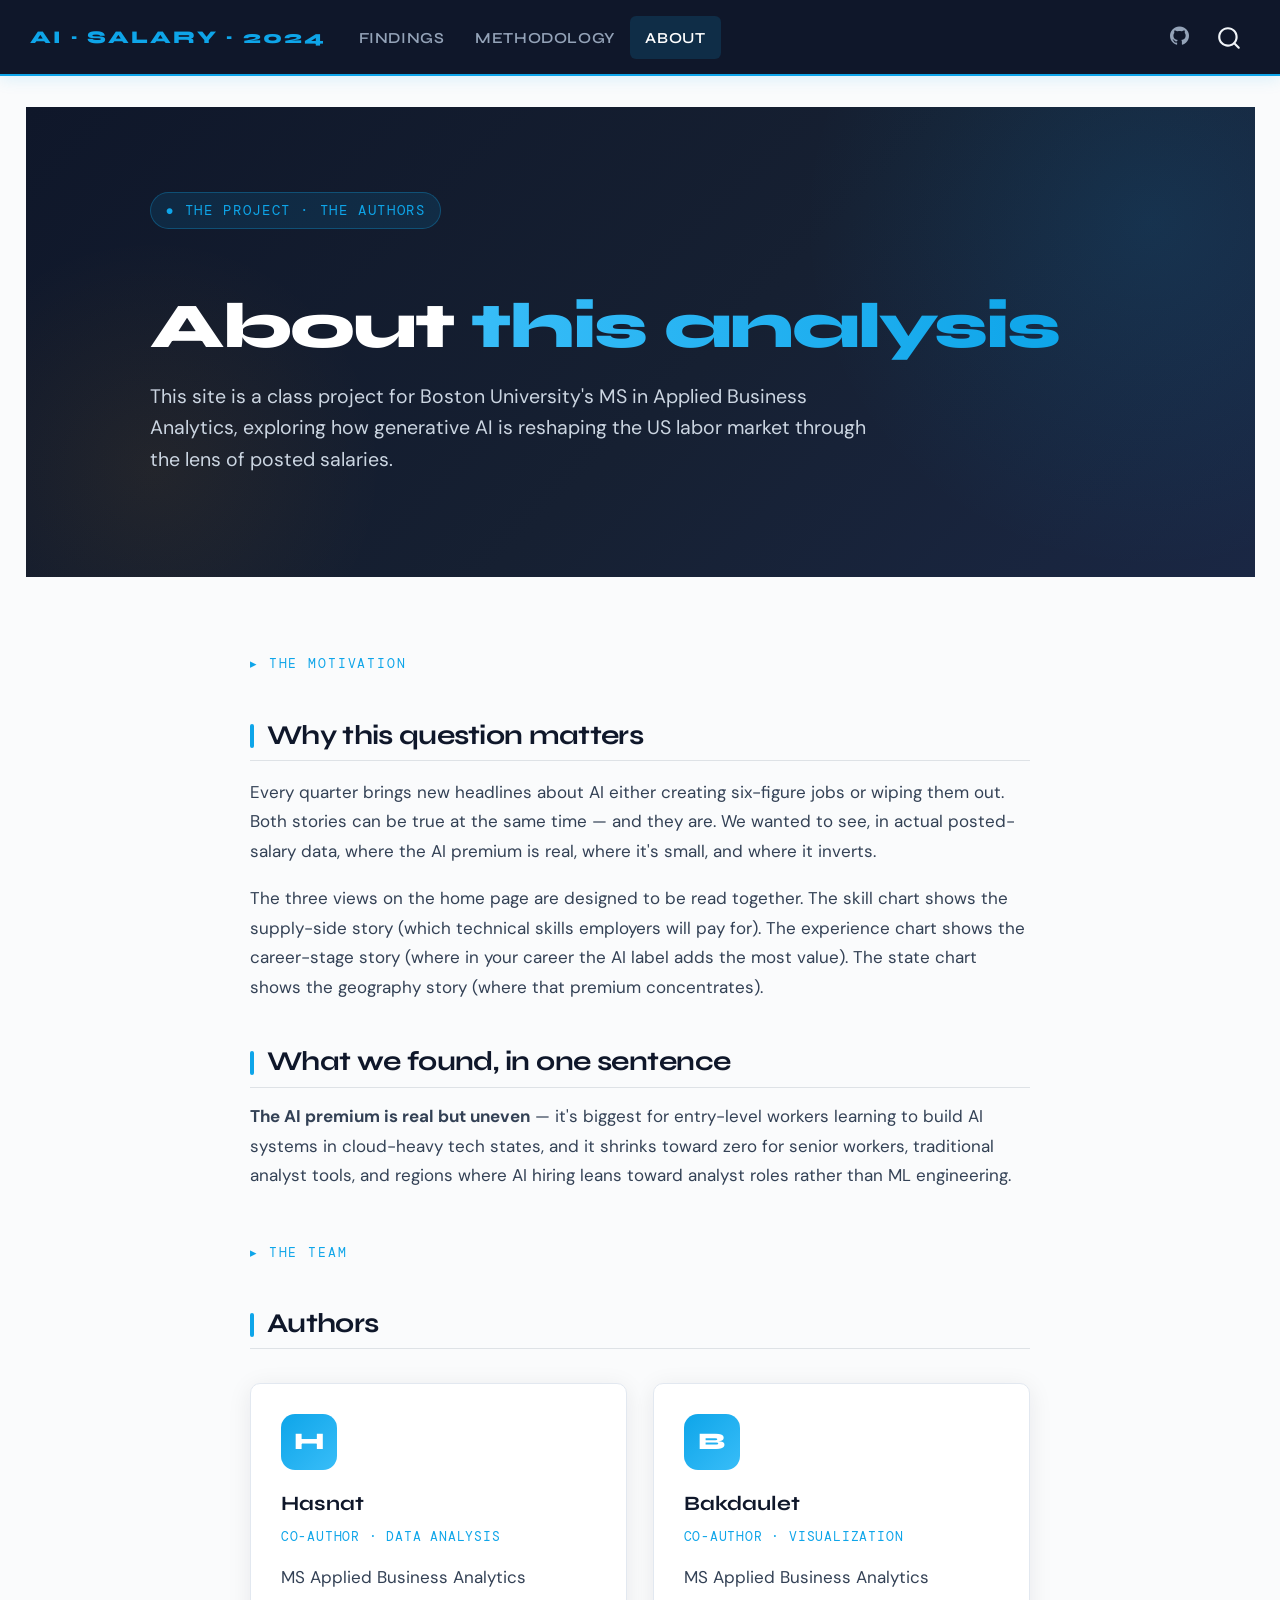
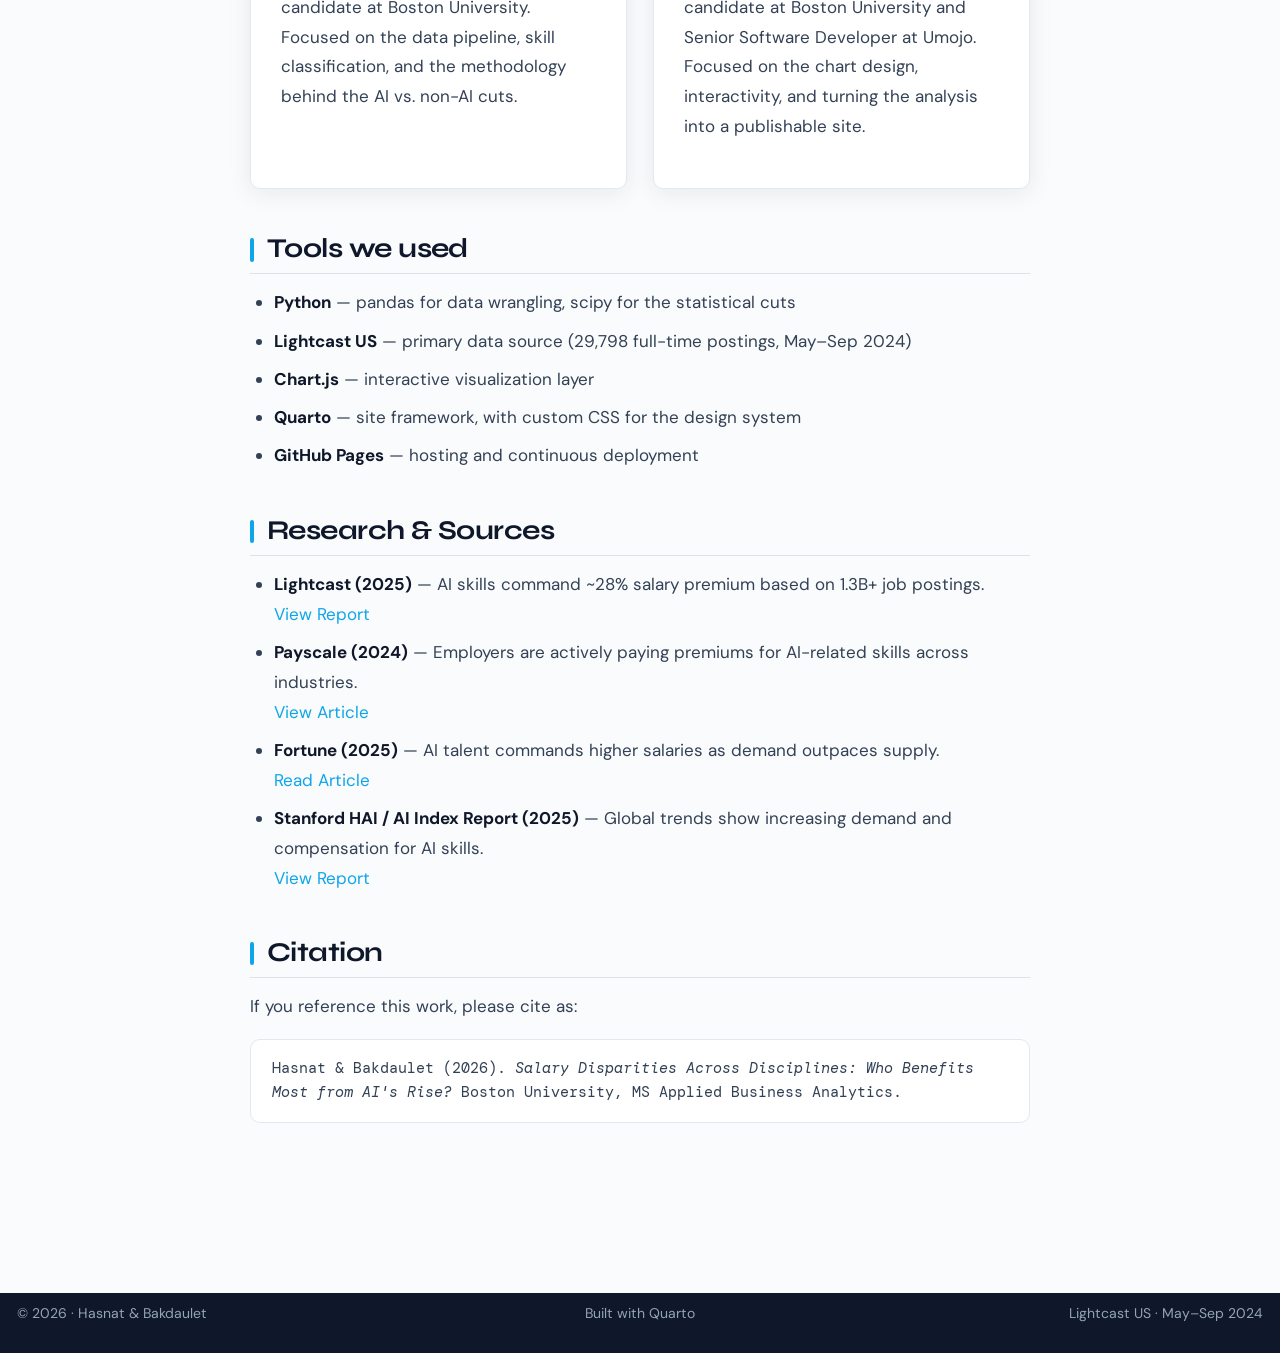
<file: docs/about.html>
<!DOCTYPE html>
<html xmlns="http://www.w3.org/1999/xhtml" lang="en" xml:lang="en"><head>

<meta charset="utf-8">
<meta name="generator" content="quarto-1.8.27">

<meta name="viewport" content="width=device-width, initial-scale=1.0, user-scalable=yes">


<title>About – AI Salary Disparities</title>
<style>
code{white-space: pre-wrap;}
span.smallcaps{font-variant: small-caps;}
div.columns{display: flex; gap: min(4vw, 1.5em);}
div.column{flex: auto; overflow-x: auto;}
div.hanging-indent{margin-left: 1.5em; text-indent: -1.5em;}
ul.task-list{list-style: none;}
ul.task-list li input[type="checkbox"] {
  width: 0.8em;
  margin: 0 0.8em 0.2em -1em; /* quarto-specific, see https://github.com/quarto-dev/quarto-cli/issues/4556 */ 
  vertical-align: middle;
}
</style>


<script src="site_libs/quarto-nav/quarto-nav.js"></script>
<script src="site_libs/quarto-nav/headroom.min.js"></script>
<script src="site_libs/clipboard/clipboard.min.js"></script>
<script src="site_libs/quarto-search/autocomplete.umd.js"></script>
<script src="site_libs/quarto-search/fuse.min.js"></script>
<script src="site_libs/quarto-search/quarto-search.js"></script>
<meta name="quarto:offset" content="./">
<link href="./images/favicon.png" rel="icon" type="image/png">
<script src="site_libs/quarto-html/quarto.js" type="module"></script>
<script src="site_libs/quarto-html/tabsets/tabsets.js" type="module"></script>
<script src="site_libs/quarto-html/axe/axe-check.js" type="module"></script>
<script src="site_libs/quarto-html/popper.min.js"></script>
<script src="site_libs/quarto-html/tippy.umd.min.js"></script>
<script src="site_libs/quarto-html/anchor.min.js"></script>
<link href="site_libs/quarto-html/tippy.css" rel="stylesheet">
<link href="site_libs/quarto-html/quarto-syntax-highlighting-ed96de9b727972fe78a7b5d16c58bf87.css" rel="stylesheet" id="quarto-text-highlighting-styles">
<script src="site_libs/bootstrap/bootstrap.min.js"></script>
<link href="site_libs/bootstrap/bootstrap-icons.css" rel="stylesheet">
<link href="site_libs/bootstrap/bootstrap-c4a0ec27df06d107f209e312098e7b75.min.css" rel="stylesheet" append-hash="true" id="quarto-bootstrap" data-mode="light">
<script id="quarto-search-options" type="application/json">{
  "location": "navbar",
  "copy-button": false,
  "collapse-after": 3,
  "panel-placement": "end",
  "type": "overlay",
  "limit": 50,
  "keyboard-shortcut": [
    "f",
    "/",
    "s"
  ],
  "show-item-context": false,
  "language": {
    "search-no-results-text": "No results",
    "search-matching-documents-text": "matching documents",
    "search-copy-link-title": "Copy link to search",
    "search-hide-matches-text": "Hide additional matches",
    "search-more-match-text": "more match in this document",
    "search-more-matches-text": "more matches in this document",
    "search-clear-button-title": "Clear",
    "search-text-placeholder": "",
    "search-detached-cancel-button-title": "Cancel",
    "search-submit-button-title": "Submit",
    "search-label": "Search"
  }
}</script>
<style>html{ scroll-behavior: smooth; }</style>


<link rel="stylesheet" href="styles.css">
</head>

<body class="nav-fixed quarto-light">

<div id="quarto-search-results"></div>
  <header id="quarto-header" class="headroom fixed-top">
    <nav class="navbar navbar-expand-lg " data-bs-theme="dark">
      <div class="navbar-container container-fluid">
      <div class="navbar-brand-container mx-auto">
    <a class="navbar-brand" href="./index.html">
    <span class="navbar-title">AI · SALARY · 2024</span>
    </a>
  </div>
            <div id="quarto-search" class="" title="Search"></div>
          <button class="navbar-toggler" type="button" data-bs-toggle="collapse" data-bs-target="#navbarCollapse" aria-controls="navbarCollapse" role="menu" aria-expanded="false" aria-label="Toggle navigation" onclick="if (window.quartoToggleHeadroom) { window.quartoToggleHeadroom(); }">
  <span class="navbar-toggler-icon"></span>
</button>
          <div class="collapse navbar-collapse" id="navbarCollapse">
            <ul class="navbar-nav navbar-nav-scroll me-auto">
  <li class="nav-item">
    <a class="nav-link" href="./index.html"> 
<span class="menu-text">Findings</span></a>
  </li>  
  <li class="nav-item">
    <a class="nav-link" href="./methodology.html"> 
<span class="menu-text">Methodology</span></a>
  </li>  
  <li class="nav-item">
    <a class="nav-link active" href="./about.html" aria-current="page"> 
<span class="menu-text">About</span></a>
  </li>  
</ul>
            <ul class="navbar-nav navbar-nav-scroll ms-auto">
  <li class="nav-item compact">
    <a class="nav-link" href="https://github.com/"> <i class="bi bi-github" role="img" aria-label="GitHub">
</i> 
<span class="menu-text"></span></a>
  </li>  
</ul>
          </div> <!-- /navcollapse -->
            <div class="quarto-navbar-tools">
</div>
      </div> <!-- /container-fluid -->
    </nav>
</header>
<!-- content -->
<div id="quarto-content" class="quarto-container page-columns page-rows-contents page-layout-full page-navbar">
<!-- sidebar -->
<!-- margin-sidebar -->
    
<!-- main -->
<main class="content column-page" id="quarto-document-content">

<header id="title-block-header" class="quarto-title-block default">
<div class="quarto-title">
<h1 class="title">About</h1>
</div>



<div class="quarto-title-meta column-page">

    
  
    
  </div>
  


</header>


<!-- HERO -->
<div class="hero" style="padding:5rem 2rem 4rem;">
  <div class="hero-inner">
    <div class="hero-eyebrow">● The Project · The Authors</div>
    <h1>About <span>this analysis</span></h1>
    <p class="hero-sub">
      This site is a class project for Boston University's MS in Applied Business Analytics, exploring how
      generative AI is reshaping the US labor market through the lens of posted salaries.
    </p>
  </div>
</div>

<div class="section">
  <div class="content-block">

    <div class="section-eyebrow">▸ The motivation</div>
    <h2 class="section-title anchored" style="margin-bottom:1rem;">Why this question matters</h2>
    <p>
      Every quarter brings new headlines about AI either creating six-figure jobs or wiping them out. Both stories
      can be true at the same time — and they are. We wanted to see, in actual posted-salary data, where the AI
      premium is real, where it's small, and where it inverts.
    </p>
    <p>
      The three views on the home page are designed to be read together. The skill chart shows the supply-side
      story (which technical skills employers will pay for). The experience chart shows the career-stage story
      (where in your career the AI label adds the most value). The state chart shows the geography story (where
      that premium concentrates).
    </p>

    <h2 class="anchored">What we found, in one sentence</h2>
    <p>
      <strong>The AI premium is real but uneven</strong> — it's biggest for entry-level workers learning to build
      AI systems in cloud-heavy tech states, and it shrinks toward zero for senior workers, traditional analyst
      tools, and regions where AI hiring leans toward analyst roles rather than ML engineering.
    </p>

    <div class="section-eyebrow" style="margin-top:3rem;">▸ The team</div>
    <h2 class="section-title anchored" style="margin-bottom:1rem;">Authors</h2>

    <div class="author-grid">

      <div class="author-card">
        <div class="author-avatar">H</div>
        <div class="author-name">Hasnat</div>
        <div class="author-role">CO-AUTHOR · DATA ANALYSIS</div>
        <p class="author-bio">
          MS Applied Business Analytics candidate at Boston University. Focused on the data pipeline,
          skill classification, and the methodology behind the AI vs. non-AI cuts.
        </p>
      </div>

      <div class="author-card">
        <div class="author-avatar">B</div>
        <div class="author-name">Bakdaulet</div>
        <div class="author-role">CO-AUTHOR · VISUALIZATION</div>
        <p class="author-bio">
          MS Applied Business Analytics candidate at Boston University and Senior Software Developer at Umojo.
          Focused on the chart design, interactivity, and turning the analysis into a publishable site.
        </p>
      </div>

    </div>

    <h2 class="anchored">Tools we used</h2>
    <ul>
      <li><strong>Python</strong> — pandas for data wrangling, scipy for the statistical cuts</li>
      <li><strong>Lightcast US</strong> — primary data source (29,798 full-time postings, May–Sep 2024)</li>
      <li><strong>Chart.js</strong> — interactive visualization layer</li>
      <li><strong>Quarto</strong> — site framework, with custom CSS for the design system</li>
      <li><strong>GitHub Pages</strong> — hosting and continuous deployment</li>
    </ul>
    <h2 class="anchored">Research &amp; Sources</h2>
    <ul>
      <li>
        <strong>Lightcast (2025)</strong> — 
        AI skills command ~28% salary premium based on 1.3B+ job postings.
        <br>
        <a href="https://www.prnewswire.com/news-releases/new-lightcast-report-ai-skills-command-28-salary-premium-as-demand-shifts-beyond-tech-industry-302511141.html" target="_blank">
          View Report
        </a>
      </li>

      <li>
        <strong>Payscale (2024)</strong> — 
        Employers are actively paying premiums for AI-related skills across industries.
        <br>
        <a href="https://www.payscale.com/compensation-trends/ai-skills-are-in-demand-and-employers-are-paying-big-bucks-for-them" target="_blank">
          View Article
        </a>
      </li>

      <li>
        <strong>Fortune (2025)</strong> — 
        AI talent commands higher salaries as demand outpaces supply.
        <br>
        <a href="https://fortune.com/2025/08/11/ai-talent-salary-premium/" target="_blank">
          Read Article
        </a>
      </li>

      <li>
        <strong>Stanford HAI / AI Index Report (2025)</strong> — 
        Global trends show increasing demand and compensation for AI skills.
        <br>
        <a href="https://aiindex.stanford.edu/report/" target="_blank">
          View Report
        </a>
      </li>
    </ul>

    <h2 class="anchored">Citation</h2>
    <p>
      If you reference this work, please cite as:
    </p>
    <p style="background:#fff; border:1.5px solid var(--border); border-radius:10px; padding:1rem 1.25rem; font-family:'DM Mono',monospace; font-size:.88rem; color:var(--navy-3); line-height:1.6;">
      Hasnat &amp; Bakdaulet (2026). <em>Salary Disparities Across Disciplines: Who Benefits Most from AI's Rise?</em>
      Boston University, MS Applied Business Analytics.
    </p>

  </div>
</div>



</main> <!-- /main -->
<script id="quarto-html-after-body" type="application/javascript">
  window.document.addEventListener("DOMContentLoaded", function (event) {
    const icon = "";
    const anchorJS = new window.AnchorJS();
    anchorJS.options = {
      placement: 'right',
      icon: icon
    };
    anchorJS.add('.anchored');
    const isCodeAnnotation = (el) => {
      for (const clz of el.classList) {
        if (clz.startsWith('code-annotation-')) {                     
          return true;
        }
      }
      return false;
    }
    const onCopySuccess = function(e) {
      // button target
      const button = e.trigger;
      // don't keep focus
      button.blur();
      // flash "checked"
      button.classList.add('code-copy-button-checked');
      var currentTitle = button.getAttribute("title");
      button.setAttribute("title", "Copied!");
      let tooltip;
      if (window.bootstrap) {
        button.setAttribute("data-bs-toggle", "tooltip");
        button.setAttribute("data-bs-placement", "left");
        button.setAttribute("data-bs-title", "Copied!");
        tooltip = new bootstrap.Tooltip(button, 
          { trigger: "manual", 
            customClass: "code-copy-button-tooltip",
            offset: [0, -8]});
        tooltip.show();    
      }
      setTimeout(function() {
        if (tooltip) {
          tooltip.hide();
          button.removeAttribute("data-bs-title");
          button.removeAttribute("data-bs-toggle");
          button.removeAttribute("data-bs-placement");
        }
        button.setAttribute("title", currentTitle);
        button.classList.remove('code-copy-button-checked');
      }, 1000);
      // clear code selection
      e.clearSelection();
    }
    const getTextToCopy = function(trigger) {
      const outerScaffold = trigger.parentElement.cloneNode(true);
      const codeEl = outerScaffold.querySelector('code');
      for (const childEl of codeEl.children) {
        if (isCodeAnnotation(childEl)) {
          childEl.remove();
        }
      }
      return codeEl.innerText;
    }
    const clipboard = new window.ClipboardJS('.code-copy-button:not([data-in-quarto-modal])', {
      text: getTextToCopy
    });
    clipboard.on('success', onCopySuccess);
    if (window.document.getElementById('quarto-embedded-source-code-modal')) {
      const clipboardModal = new window.ClipboardJS('.code-copy-button[data-in-quarto-modal]', {
        text: getTextToCopy,
        container: window.document.getElementById('quarto-embedded-source-code-modal')
      });
      clipboardModal.on('success', onCopySuccess);
    }
      var localhostRegex = new RegExp(/^(?:http|https):\/\/localhost\:?[0-9]*\//);
      var mailtoRegex = new RegExp(/^mailto:/);
        var filterRegex = new RegExp('/' + window.location.host + '/');
      var isInternal = (href) => {
          return filterRegex.test(href) || localhostRegex.test(href) || mailtoRegex.test(href);
      }
      // Inspect non-navigation links and adorn them if external
     var links = window.document.querySelectorAll('a[href]:not(.nav-link):not(.navbar-brand):not(.toc-action):not(.sidebar-link):not(.sidebar-item-toggle):not(.pagination-link):not(.no-external):not([aria-hidden]):not(.dropdown-item):not(.quarto-navigation-tool):not(.about-link)');
      for (var i=0; i<links.length; i++) {
        const link = links[i];
        if (!isInternal(link.href)) {
          // undo the damage that might have been done by quarto-nav.js in the case of
          // links that we want to consider external
          if (link.dataset.originalHref !== undefined) {
            link.href = link.dataset.originalHref;
          }
            // target, if specified
            link.setAttribute("target", "_blank");
            if (link.getAttribute("rel") === null) {
              link.setAttribute("rel", "noopener");
            }
        }
      }
    function tippyHover(el, contentFn, onTriggerFn, onUntriggerFn) {
      const config = {
        allowHTML: true,
        maxWidth: 500,
        delay: 100,
        arrow: false,
        appendTo: function(el) {
            return el.parentElement;
        },
        interactive: true,
        interactiveBorder: 10,
        theme: 'quarto',
        placement: 'bottom-start',
      };
      if (contentFn) {
        config.content = contentFn;
      }
      if (onTriggerFn) {
        config.onTrigger = onTriggerFn;
      }
      if (onUntriggerFn) {
        config.onUntrigger = onUntriggerFn;
      }
      window.tippy(el, config); 
    }
    const noterefs = window.document.querySelectorAll('a[role="doc-noteref"]');
    for (var i=0; i<noterefs.length; i++) {
      const ref = noterefs[i];
      tippyHover(ref, function() {
        // use id or data attribute instead here
        let href = ref.getAttribute('data-footnote-href') || ref.getAttribute('href');
        try { href = new URL(href).hash; } catch {}
        const id = href.replace(/^#\/?/, "");
        const note = window.document.getElementById(id);
        if (note) {
          return note.innerHTML;
        } else {
          return "";
        }
      });
    }
    const xrefs = window.document.querySelectorAll('a.quarto-xref');
    const processXRef = (id, note) => {
      // Strip column container classes
      const stripColumnClz = (el) => {
        el.classList.remove("page-full", "page-columns");
        if (el.children) {
          for (const child of el.children) {
            stripColumnClz(child);
          }
        }
      }
      stripColumnClz(note)
      if (id === null || id.startsWith('sec-')) {
        // Special case sections, only their first couple elements
        const container = document.createElement("div");
        if (note.children && note.children.length > 2) {
          container.appendChild(note.children[0].cloneNode(true));
          for (let i = 1; i < note.children.length; i++) {
            const child = note.children[i];
            if (child.tagName === "P" && child.innerText === "") {
              continue;
            } else {
              container.appendChild(child.cloneNode(true));
              break;
            }
          }
          if (window.Quarto?.typesetMath) {
            window.Quarto.typesetMath(container);
          }
          return container.innerHTML
        } else {
          if (window.Quarto?.typesetMath) {
            window.Quarto.typesetMath(note);
          }
          return note.innerHTML;
        }
      } else {
        // Remove any anchor links if they are present
        const anchorLink = note.querySelector('a.anchorjs-link');
        if (anchorLink) {
          anchorLink.remove();
        }
        if (window.Quarto?.typesetMath) {
          window.Quarto.typesetMath(note);
        }
        if (note.classList.contains("callout")) {
          return note.outerHTML;
        } else {
          return note.innerHTML;
        }
      }
    }
    for (var i=0; i<xrefs.length; i++) {
      const xref = xrefs[i];
      tippyHover(xref, undefined, function(instance) {
        instance.disable();
        let url = xref.getAttribute('href');
        let hash = undefined; 
        if (url.startsWith('#')) {
          hash = url;
        } else {
          try { hash = new URL(url).hash; } catch {}
        }
        if (hash) {
          const id = hash.replace(/^#\/?/, "");
          const note = window.document.getElementById(id);
          if (note !== null) {
            try {
              const html = processXRef(id, note.cloneNode(true));
              instance.setContent(html);
            } finally {
              instance.enable();
              instance.show();
            }
          } else {
            // See if we can fetch this
            fetch(url.split('#')[0])
            .then(res => res.text())
            .then(html => {
              const parser = new DOMParser();
              const htmlDoc = parser.parseFromString(html, "text/html");
              const note = htmlDoc.getElementById(id);
              if (note !== null) {
                const html = processXRef(id, note);
                instance.setContent(html);
              } 
            }).finally(() => {
              instance.enable();
              instance.show();
            });
          }
        } else {
          // See if we can fetch a full url (with no hash to target)
          // This is a special case and we should probably do some content thinning / targeting
          fetch(url)
          .then(res => res.text())
          .then(html => {
            const parser = new DOMParser();
            const htmlDoc = parser.parseFromString(html, "text/html");
            const note = htmlDoc.querySelector('main.content');
            if (note !== null) {
              // This should only happen for chapter cross references
              // (since there is no id in the URL)
              // remove the first header
              if (note.children.length > 0 && note.children[0].tagName === "HEADER") {
                note.children[0].remove();
              }
              const html = processXRef(null, note);
              instance.setContent(html);
            } 
          }).finally(() => {
            instance.enable();
            instance.show();
          });
        }
      }, function(instance) {
      });
    }
        let selectedAnnoteEl;
        const selectorForAnnotation = ( cell, annotation) => {
          let cellAttr = 'data-code-cell="' + cell + '"';
          let lineAttr = 'data-code-annotation="' +  annotation + '"';
          const selector = 'span[' + cellAttr + '][' + lineAttr + ']';
          return selector;
        }
        const selectCodeLines = (annoteEl) => {
          const doc = window.document;
          const targetCell = annoteEl.getAttribute("data-target-cell");
          const targetAnnotation = annoteEl.getAttribute("data-target-annotation");
          const annoteSpan = window.document.querySelector(selectorForAnnotation(targetCell, targetAnnotation));
          const lines = annoteSpan.getAttribute("data-code-lines").split(",");
          const lineIds = lines.map((line) => {
            return targetCell + "-" + line;
          })
          let top = null;
          let height = null;
          let parent = null;
          if (lineIds.length > 0) {
              //compute the position of the single el (top and bottom and make a div)
              const el = window.document.getElementById(lineIds[0]);
              top = el.offsetTop;
              height = el.offsetHeight;
              parent = el.parentElement.parentElement;
            if (lineIds.length > 1) {
              const lastEl = window.document.getElementById(lineIds[lineIds.length - 1]);
              const bottom = lastEl.offsetTop + lastEl.offsetHeight;
              height = bottom - top;
            }
            if (top !== null && height !== null && parent !== null) {
              // cook up a div (if necessary) and position it 
              let div = window.document.getElementById("code-annotation-line-highlight");
              if (div === null) {
                div = window.document.createElement("div");
                div.setAttribute("id", "code-annotation-line-highlight");
                div.style.position = 'absolute';
                parent.appendChild(div);
              }
              div.style.top = top - 2 + "px";
              div.style.height = height + 4 + "px";
              div.style.left = 0;
              let gutterDiv = window.document.getElementById("code-annotation-line-highlight-gutter");
              if (gutterDiv === null) {
                gutterDiv = window.document.createElement("div");
                gutterDiv.setAttribute("id", "code-annotation-line-highlight-gutter");
                gutterDiv.style.position = 'absolute';
                const codeCell = window.document.getElementById(targetCell);
                const gutter = codeCell.querySelector('.code-annotation-gutter');
                gutter.appendChild(gutterDiv);
              }
              gutterDiv.style.top = top - 2 + "px";
              gutterDiv.style.height = height + 4 + "px";
            }
            selectedAnnoteEl = annoteEl;
          }
        };
        const unselectCodeLines = () => {
          const elementsIds = ["code-annotation-line-highlight", "code-annotation-line-highlight-gutter"];
          elementsIds.forEach((elId) => {
            const div = window.document.getElementById(elId);
            if (div) {
              div.remove();
            }
          });
          selectedAnnoteEl = undefined;
        };
          // Handle positioning of the toggle
      window.addEventListener(
        "resize",
        throttle(() => {
          elRect = undefined;
          if (selectedAnnoteEl) {
            selectCodeLines(selectedAnnoteEl);
          }
        }, 10)
      );
      function throttle(fn, ms) {
      let throttle = false;
      let timer;
        return (...args) => {
          if(!throttle) { // first call gets through
              fn.apply(this, args);
              throttle = true;
          } else { // all the others get throttled
              if(timer) clearTimeout(timer); // cancel #2
              timer = setTimeout(() => {
                fn.apply(this, args);
                timer = throttle = false;
              }, ms);
          }
        };
      }
        // Attach click handler to the DT
        const annoteDls = window.document.querySelectorAll('dt[data-target-cell]');
        for (const annoteDlNode of annoteDls) {
          annoteDlNode.addEventListener('click', (event) => {
            const clickedEl = event.target;
            if (clickedEl !== selectedAnnoteEl) {
              unselectCodeLines();
              const activeEl = window.document.querySelector('dt[data-target-cell].code-annotation-active');
              if (activeEl) {
                activeEl.classList.remove('code-annotation-active');
              }
              selectCodeLines(clickedEl);
              clickedEl.classList.add('code-annotation-active');
            } else {
              // Unselect the line
              unselectCodeLines();
              clickedEl.classList.remove('code-annotation-active');
            }
          });
        }
    const findCites = (el) => {
      const parentEl = el.parentElement;
      if (parentEl) {
        const cites = parentEl.dataset.cites;
        if (cites) {
          return {
            el,
            cites: cites.split(' ')
          };
        } else {
          return findCites(el.parentElement)
        }
      } else {
        return undefined;
      }
    };
    var bibliorefs = window.document.querySelectorAll('a[role="doc-biblioref"]');
    for (var i=0; i<bibliorefs.length; i++) {
      const ref = bibliorefs[i];
      const citeInfo = findCites(ref);
      if (citeInfo) {
        tippyHover(citeInfo.el, function() {
          var popup = window.document.createElement('div');
          citeInfo.cites.forEach(function(cite) {
            var citeDiv = window.document.createElement('div');
            citeDiv.classList.add('hanging-indent');
            citeDiv.classList.add('csl-entry');
            var biblioDiv = window.document.getElementById('ref-' + cite);
            if (biblioDiv) {
              citeDiv.innerHTML = biblioDiv.innerHTML;
            }
            popup.appendChild(citeDiv);
          });
          return popup.innerHTML;
        });
      }
    }
  });
  </script>
</div> <!-- /content -->
<footer class="footer">
  <div class="nav-footer">
    <div class="nav-footer-left">
<p>© 2026 · Hasnat &amp; Bakdaulet</p>
</div>   
    <div class="nav-footer-center">
<p>Built with Quarto</p>
</div>
    <div class="nav-footer-right">
<p>Lightcast US · May–Sep 2024</p>
</div>
  </div>
</footer>




<script src="site_libs/quarto-html/zenscroll-min.js"></script>
</body></html>
</file>
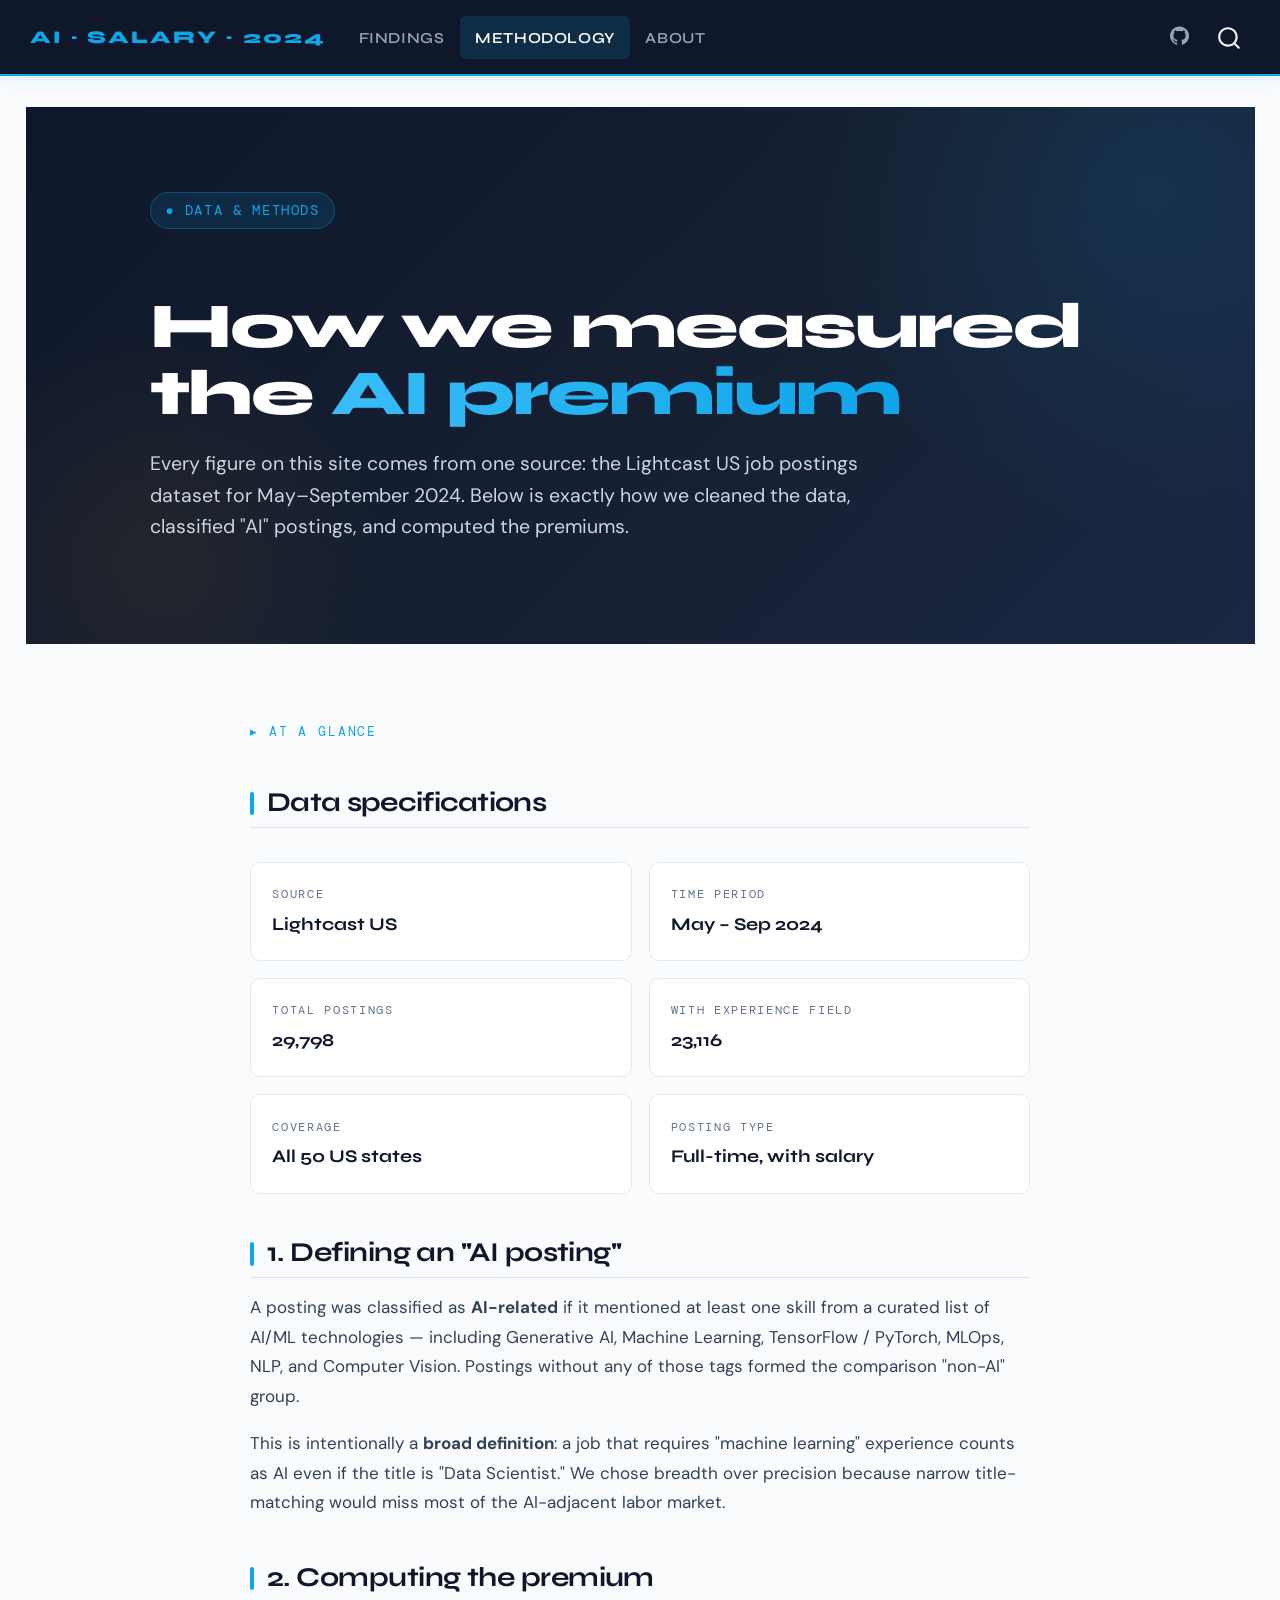
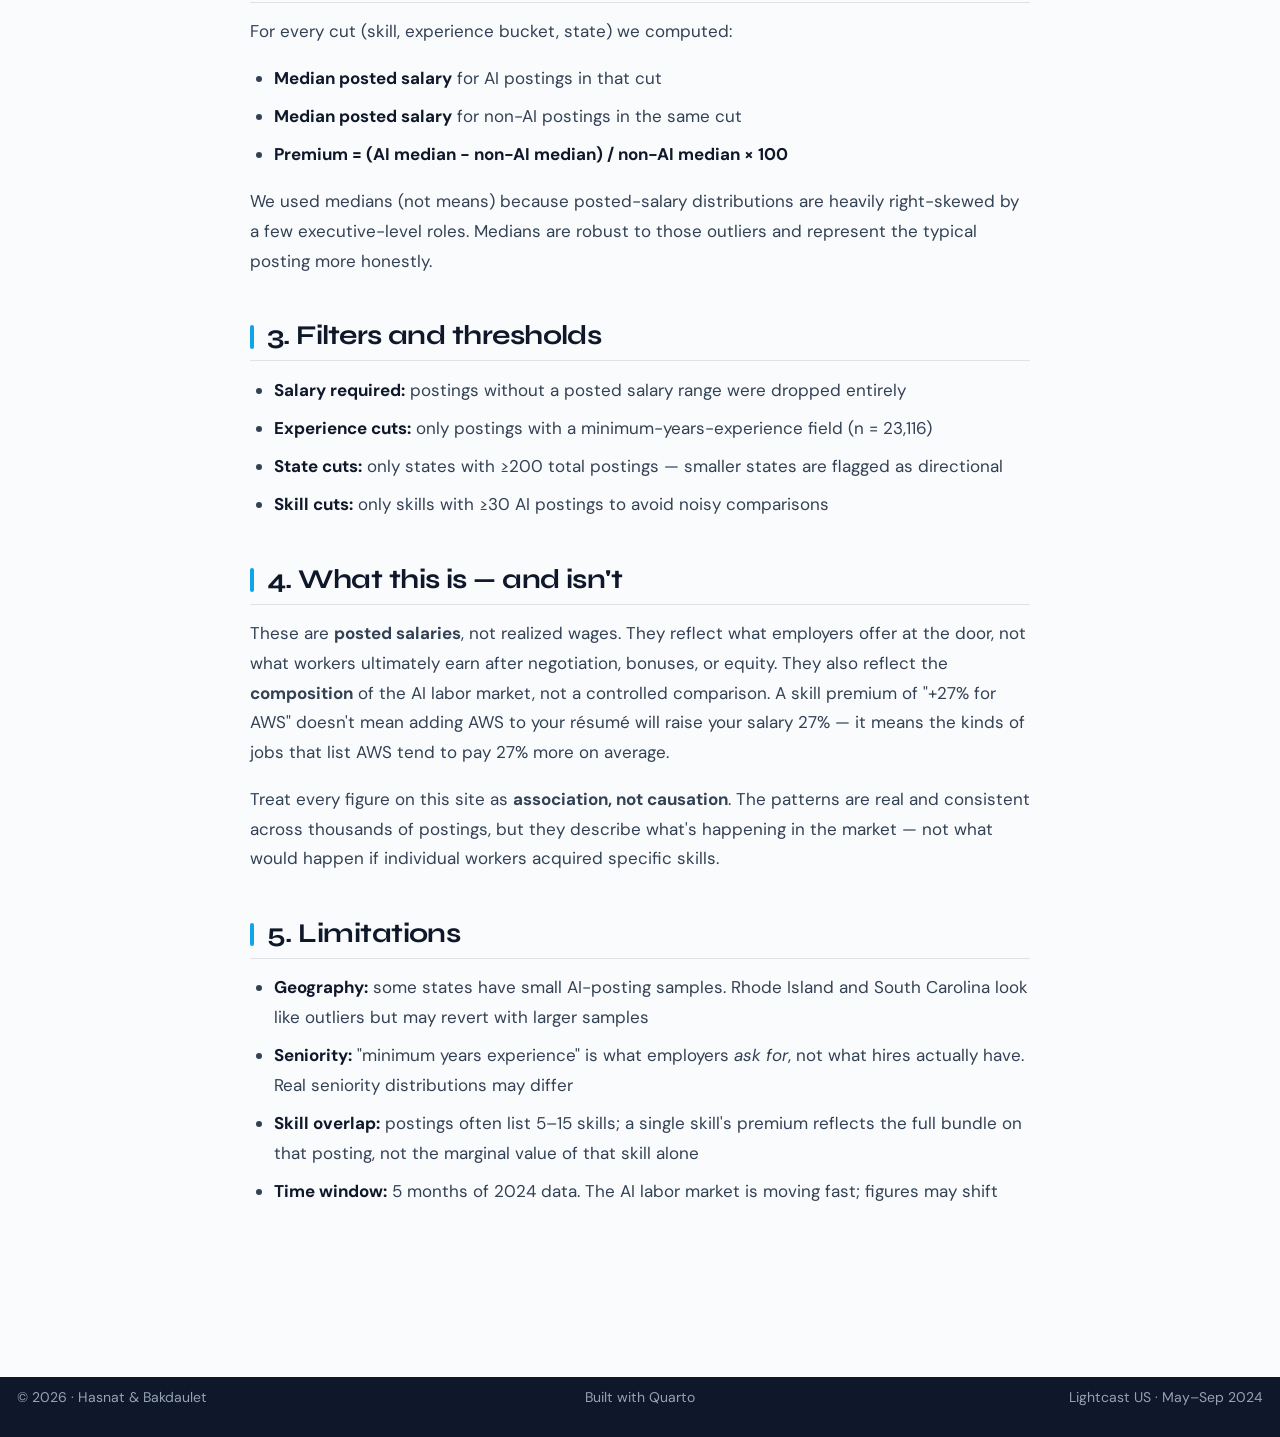
<file: docs/methodology.html>
<!DOCTYPE html>
<html xmlns="http://www.w3.org/1999/xhtml" lang="en" xml:lang="en"><head>

<meta charset="utf-8">
<meta name="generator" content="quarto-1.8.27">

<meta name="viewport" content="width=device-width, initial-scale=1.0, user-scalable=yes">


<title>Methodology – AI Salary Disparities</title>
<style>
code{white-space: pre-wrap;}
span.smallcaps{font-variant: small-caps;}
div.columns{display: flex; gap: min(4vw, 1.5em);}
div.column{flex: auto; overflow-x: auto;}
div.hanging-indent{margin-left: 1.5em; text-indent: -1.5em;}
ul.task-list{list-style: none;}
ul.task-list li input[type="checkbox"] {
  width: 0.8em;
  margin: 0 0.8em 0.2em -1em; /* quarto-specific, see https://github.com/quarto-dev/quarto-cli/issues/4556 */ 
  vertical-align: middle;
}
</style>


<script src="site_libs/quarto-nav/quarto-nav.js"></script>
<script src="site_libs/quarto-nav/headroom.min.js"></script>
<script src="site_libs/clipboard/clipboard.min.js"></script>
<script src="site_libs/quarto-search/autocomplete.umd.js"></script>
<script src="site_libs/quarto-search/fuse.min.js"></script>
<script src="site_libs/quarto-search/quarto-search.js"></script>
<meta name="quarto:offset" content="./">
<link href="./images/favicon.png" rel="icon" type="image/png">
<script src="site_libs/quarto-html/quarto.js" type="module"></script>
<script src="site_libs/quarto-html/tabsets/tabsets.js" type="module"></script>
<script src="site_libs/quarto-html/axe/axe-check.js" type="module"></script>
<script src="site_libs/quarto-html/popper.min.js"></script>
<script src="site_libs/quarto-html/tippy.umd.min.js"></script>
<script src="site_libs/quarto-html/anchor.min.js"></script>
<link href="site_libs/quarto-html/tippy.css" rel="stylesheet">
<link href="site_libs/quarto-html/quarto-syntax-highlighting-ed96de9b727972fe78a7b5d16c58bf87.css" rel="stylesheet" id="quarto-text-highlighting-styles">
<script src="site_libs/bootstrap/bootstrap.min.js"></script>
<link href="site_libs/bootstrap/bootstrap-icons.css" rel="stylesheet">
<link href="site_libs/bootstrap/bootstrap-c4a0ec27df06d107f209e312098e7b75.min.css" rel="stylesheet" append-hash="true" id="quarto-bootstrap" data-mode="light">
<script id="quarto-search-options" type="application/json">{
  "location": "navbar",
  "copy-button": false,
  "collapse-after": 3,
  "panel-placement": "end",
  "type": "overlay",
  "limit": 50,
  "keyboard-shortcut": [
    "f",
    "/",
    "s"
  ],
  "show-item-context": false,
  "language": {
    "search-no-results-text": "No results",
    "search-matching-documents-text": "matching documents",
    "search-copy-link-title": "Copy link to search",
    "search-hide-matches-text": "Hide additional matches",
    "search-more-match-text": "more match in this document",
    "search-more-matches-text": "more matches in this document",
    "search-clear-button-title": "Clear",
    "search-text-placeholder": "",
    "search-detached-cancel-button-title": "Cancel",
    "search-submit-button-title": "Submit",
    "search-label": "Search"
  }
}</script>
<style>html{ scroll-behavior: smooth; }</style>


<link rel="stylesheet" href="styles.css">
</head>

<body class="nav-fixed quarto-light">

<div id="quarto-search-results"></div>
  <header id="quarto-header" class="headroom fixed-top">
    <nav class="navbar navbar-expand-lg " data-bs-theme="dark">
      <div class="navbar-container container-fluid">
      <div class="navbar-brand-container mx-auto">
    <a class="navbar-brand" href="./index.html">
    <span class="navbar-title">AI · SALARY · 2024</span>
    </a>
  </div>
            <div id="quarto-search" class="" title="Search"></div>
          <button class="navbar-toggler" type="button" data-bs-toggle="collapse" data-bs-target="#navbarCollapse" aria-controls="navbarCollapse" role="menu" aria-expanded="false" aria-label="Toggle navigation" onclick="if (window.quartoToggleHeadroom) { window.quartoToggleHeadroom(); }">
  <span class="navbar-toggler-icon"></span>
</button>
          <div class="collapse navbar-collapse" id="navbarCollapse">
            <ul class="navbar-nav navbar-nav-scroll me-auto">
  <li class="nav-item">
    <a class="nav-link" href="./index.html"> 
<span class="menu-text">Findings</span></a>
  </li>  
  <li class="nav-item">
    <a class="nav-link active" href="./methodology.html" aria-current="page"> 
<span class="menu-text">Methodology</span></a>
  </li>  
  <li class="nav-item">
    <a class="nav-link" href="./about.html"> 
<span class="menu-text">About</span></a>
  </li>  
</ul>
            <ul class="navbar-nav navbar-nav-scroll ms-auto">
  <li class="nav-item compact">
    <a class="nav-link" href="https://github.com/"> <i class="bi bi-github" role="img" aria-label="GitHub">
</i> 
<span class="menu-text"></span></a>
  </li>  
</ul>
          </div> <!-- /navcollapse -->
            <div class="quarto-navbar-tools">
</div>
      </div> <!-- /container-fluid -->
    </nav>
</header>
<!-- content -->
<div id="quarto-content" class="quarto-container page-columns page-rows-contents page-layout-full page-navbar">
<!-- sidebar -->
<!-- margin-sidebar -->
    
<!-- main -->
<main class="content column-page" id="quarto-document-content">

<header id="title-block-header" class="quarto-title-block default">
<div class="quarto-title">
<h1 class="title">Methodology</h1>
</div>



<div class="quarto-title-meta column-page">

    
  
    
  </div>
  


</header>


<!-- HERO -->
<div class="hero" style="padding:5rem 2rem 4rem;">
  <div class="hero-inner">
    <div class="hero-eyebrow">● Data &amp; Methods</div>
    <h1>How we measured the <span>AI premium</span></h1>
    <p class="hero-sub">
      Every figure on this site comes from one source: the Lightcast US job postings dataset for May–September 2024.
      Below is exactly how we cleaned the data, classified "AI" postings, and computed the premiums.
    </p>
  </div>
</div>

<div class="section">
  <div class="content-block">

    <div class="section-eyebrow">▸ At a glance</div>
    <h2 class="section-title anchored" style="margin-bottom:1.5rem;">Data specifications</h2>

    <div class="spec-grid">
      <div class="spec-item">
        <div class="spec-label">Source</div>
        <div class="spec-value">Lightcast US</div>
      </div>
      <div class="spec-item">
        <div class="spec-label">Time period</div>
        <div class="spec-value">May – Sep 2024</div>
      </div>
      <div class="spec-item">
        <div class="spec-label">Total postings</div>
        <div class="spec-value">29,798</div>
      </div>
      <div class="spec-item">
        <div class="spec-label">With experience field</div>
        <div class="spec-value">23,116</div>
      </div>
      <div class="spec-item">
        <div class="spec-label">Coverage</div>
        <div class="spec-value">All 50 US states</div>
      </div>
      <div class="spec-item">
        <div class="spec-label">Posting type</div>
        <div class="spec-value">Full-time, with salary</div>
      </div>
    </div>

    <h2 class="anchored">1. Defining an "AI posting"</h2>
    <p>
      A posting was classified as <strong>AI-related</strong> if it mentioned at least one skill from a curated list
      of AI/ML technologies — including Generative AI, Machine Learning, TensorFlow / PyTorch, MLOps, NLP, and
      Computer Vision. Postings without any of those tags formed the comparison "non-AI" group.
    </p>
    <p>
      This is intentionally a <strong>broad definition</strong>: a job that requires "machine learning" experience
      counts as AI even if the title is "Data Scientist." We chose breadth over precision because narrow
      title-matching would miss most of the AI-adjacent labor market.
    </p>

    <h2 class="anchored">2. Computing the premium</h2>
    <p>
      For every cut (skill, experience bucket, state) we computed:
    </p>
    <ul>
      <li><strong>Median posted salary</strong> for AI postings in that cut</li>
      <li><strong>Median posted salary</strong> for non-AI postings in the same cut</li>
      <li><strong>Premium = (AI median − non-AI median) / non-AI median × 100</strong></li>
    </ul>
    <p>
      We used medians (not means) because posted-salary distributions are heavily right-skewed by a few
      executive-level roles. Medians are robust to those outliers and represent the typical posting more honestly.
    </p>

    <h2 class="anchored">3. Filters and thresholds</h2>
    <ul>
      <li><strong>Salary required:</strong> postings without a posted salary range were dropped entirely</li>
      <li><strong>Experience cuts:</strong> only postings with a minimum-years-experience field (n = 23,116)</li>
      <li><strong>State cuts:</strong> only states with ≥200 total postings — smaller states are flagged as directional</li>
      <li><strong>Skill cuts:</strong> only skills with ≥30 AI postings to avoid noisy comparisons</li>
    </ul>

    <h2 class="anchored">4. What this is — and isn't</h2>
    <p>
      These are <strong>posted salaries</strong>, not realized wages. They reflect what employers offer at the door,
      not what workers ultimately earn after negotiation, bonuses, or equity. They also reflect the
      <strong>composition</strong> of the AI labor market, not a controlled comparison. A skill premium of "+27% for AWS"
      doesn't mean adding AWS to your résumé will raise your salary 27% — it means the kinds of jobs that list AWS
      tend to pay 27% more on average.
    </p>
    <p>
      Treat every figure on this site as <strong>association, not causation</strong>. The patterns are real and
      consistent across thousands of postings, but they describe what's happening in the market — not what would
      happen if individual workers acquired specific skills.
    </p>

    <h2 class="anchored">5. Limitations</h2>
    <ul>
      <li><strong>Geography:</strong> some states have small AI-posting samples. Rhode Island and South Carolina look
          like outliers but may revert with larger samples</li>
      <li><strong>Seniority:</strong> "minimum years experience" is what employers <em>ask for</em>, not what hires
          actually have. Real seniority distributions may differ</li>
      <li><strong>Skill overlap:</strong> postings often list 5–15 skills; a single skill's premium reflects the
          full bundle on that posting, not the marginal value of that skill alone</li>
      <li><strong>Time window:</strong> 5 months of 2024 data. The AI labor market is moving fast; figures may shift</li>
    </ul>

  </div>
</div>



</main> <!-- /main -->
<script id="quarto-html-after-body" type="application/javascript">
  window.document.addEventListener("DOMContentLoaded", function (event) {
    const icon = "";
    const anchorJS = new window.AnchorJS();
    anchorJS.options = {
      placement: 'right',
      icon: icon
    };
    anchorJS.add('.anchored');
    const isCodeAnnotation = (el) => {
      for (const clz of el.classList) {
        if (clz.startsWith('code-annotation-')) {                     
          return true;
        }
      }
      return false;
    }
    const onCopySuccess = function(e) {
      // button target
      const button = e.trigger;
      // don't keep focus
      button.blur();
      // flash "checked"
      button.classList.add('code-copy-button-checked');
      var currentTitle = button.getAttribute("title");
      button.setAttribute("title", "Copied!");
      let tooltip;
      if (window.bootstrap) {
        button.setAttribute("data-bs-toggle", "tooltip");
        button.setAttribute("data-bs-placement", "left");
        button.setAttribute("data-bs-title", "Copied!");
        tooltip = new bootstrap.Tooltip(button, 
          { trigger: "manual", 
            customClass: "code-copy-button-tooltip",
            offset: [0, -8]});
        tooltip.show();    
      }
      setTimeout(function() {
        if (tooltip) {
          tooltip.hide();
          button.removeAttribute("data-bs-title");
          button.removeAttribute("data-bs-toggle");
          button.removeAttribute("data-bs-placement");
        }
        button.setAttribute("title", currentTitle);
        button.classList.remove('code-copy-button-checked');
      }, 1000);
      // clear code selection
      e.clearSelection();
    }
    const getTextToCopy = function(trigger) {
      const outerScaffold = trigger.parentElement.cloneNode(true);
      const codeEl = outerScaffold.querySelector('code');
      for (const childEl of codeEl.children) {
        if (isCodeAnnotation(childEl)) {
          childEl.remove();
        }
      }
      return codeEl.innerText;
    }
    const clipboard = new window.ClipboardJS('.code-copy-button:not([data-in-quarto-modal])', {
      text: getTextToCopy
    });
    clipboard.on('success', onCopySuccess);
    if (window.document.getElementById('quarto-embedded-source-code-modal')) {
      const clipboardModal = new window.ClipboardJS('.code-copy-button[data-in-quarto-modal]', {
        text: getTextToCopy,
        container: window.document.getElementById('quarto-embedded-source-code-modal')
      });
      clipboardModal.on('success', onCopySuccess);
    }
      var localhostRegex = new RegExp(/^(?:http|https):\/\/localhost\:?[0-9]*\//);
      var mailtoRegex = new RegExp(/^mailto:/);
        var filterRegex = new RegExp('/' + window.location.host + '/');
      var isInternal = (href) => {
          return filterRegex.test(href) || localhostRegex.test(href) || mailtoRegex.test(href);
      }
      // Inspect non-navigation links and adorn them if external
     var links = window.document.querySelectorAll('a[href]:not(.nav-link):not(.navbar-brand):not(.toc-action):not(.sidebar-link):not(.sidebar-item-toggle):not(.pagination-link):not(.no-external):not([aria-hidden]):not(.dropdown-item):not(.quarto-navigation-tool):not(.about-link)');
      for (var i=0; i<links.length; i++) {
        const link = links[i];
        if (!isInternal(link.href)) {
          // undo the damage that might have been done by quarto-nav.js in the case of
          // links that we want to consider external
          if (link.dataset.originalHref !== undefined) {
            link.href = link.dataset.originalHref;
          }
            // target, if specified
            link.setAttribute("target", "_blank");
            if (link.getAttribute("rel") === null) {
              link.setAttribute("rel", "noopener");
            }
        }
      }
    function tippyHover(el, contentFn, onTriggerFn, onUntriggerFn) {
      const config = {
        allowHTML: true,
        maxWidth: 500,
        delay: 100,
        arrow: false,
        appendTo: function(el) {
            return el.parentElement;
        },
        interactive: true,
        interactiveBorder: 10,
        theme: 'quarto',
        placement: 'bottom-start',
      };
      if (contentFn) {
        config.content = contentFn;
      }
      if (onTriggerFn) {
        config.onTrigger = onTriggerFn;
      }
      if (onUntriggerFn) {
        config.onUntrigger = onUntriggerFn;
      }
      window.tippy(el, config); 
    }
    const noterefs = window.document.querySelectorAll('a[role="doc-noteref"]');
    for (var i=0; i<noterefs.length; i++) {
      const ref = noterefs[i];
      tippyHover(ref, function() {
        // use id or data attribute instead here
        let href = ref.getAttribute('data-footnote-href') || ref.getAttribute('href');
        try { href = new URL(href).hash; } catch {}
        const id = href.replace(/^#\/?/, "");
        const note = window.document.getElementById(id);
        if (note) {
          return note.innerHTML;
        } else {
          return "";
        }
      });
    }
    const xrefs = window.document.querySelectorAll('a.quarto-xref');
    const processXRef = (id, note) => {
      // Strip column container classes
      const stripColumnClz = (el) => {
        el.classList.remove("page-full", "page-columns");
        if (el.children) {
          for (const child of el.children) {
            stripColumnClz(child);
          }
        }
      }
      stripColumnClz(note)
      if (id === null || id.startsWith('sec-')) {
        // Special case sections, only their first couple elements
        const container = document.createElement("div");
        if (note.children && note.children.length > 2) {
          container.appendChild(note.children[0].cloneNode(true));
          for (let i = 1; i < note.children.length; i++) {
            const child = note.children[i];
            if (child.tagName === "P" && child.innerText === "") {
              continue;
            } else {
              container.appendChild(child.cloneNode(true));
              break;
            }
          }
          if (window.Quarto?.typesetMath) {
            window.Quarto.typesetMath(container);
          }
          return container.innerHTML
        } else {
          if (window.Quarto?.typesetMath) {
            window.Quarto.typesetMath(note);
          }
          return note.innerHTML;
        }
      } else {
        // Remove any anchor links if they are present
        const anchorLink = note.querySelector('a.anchorjs-link');
        if (anchorLink) {
          anchorLink.remove();
        }
        if (window.Quarto?.typesetMath) {
          window.Quarto.typesetMath(note);
        }
        if (note.classList.contains("callout")) {
          return note.outerHTML;
        } else {
          return note.innerHTML;
        }
      }
    }
    for (var i=0; i<xrefs.length; i++) {
      const xref = xrefs[i];
      tippyHover(xref, undefined, function(instance) {
        instance.disable();
        let url = xref.getAttribute('href');
        let hash = undefined; 
        if (url.startsWith('#')) {
          hash = url;
        } else {
          try { hash = new URL(url).hash; } catch {}
        }
        if (hash) {
          const id = hash.replace(/^#\/?/, "");
          const note = window.document.getElementById(id);
          if (note !== null) {
            try {
              const html = processXRef(id, note.cloneNode(true));
              instance.setContent(html);
            } finally {
              instance.enable();
              instance.show();
            }
          } else {
            // See if we can fetch this
            fetch(url.split('#')[0])
            .then(res => res.text())
            .then(html => {
              const parser = new DOMParser();
              const htmlDoc = parser.parseFromString(html, "text/html");
              const note = htmlDoc.getElementById(id);
              if (note !== null) {
                const html = processXRef(id, note);
                instance.setContent(html);
              } 
            }).finally(() => {
              instance.enable();
              instance.show();
            });
          }
        } else {
          // See if we can fetch a full url (with no hash to target)
          // This is a special case and we should probably do some content thinning / targeting
          fetch(url)
          .then(res => res.text())
          .then(html => {
            const parser = new DOMParser();
            const htmlDoc = parser.parseFromString(html, "text/html");
            const note = htmlDoc.querySelector('main.content');
            if (note !== null) {
              // This should only happen for chapter cross references
              // (since there is no id in the URL)
              // remove the first header
              if (note.children.length > 0 && note.children[0].tagName === "HEADER") {
                note.children[0].remove();
              }
              const html = processXRef(null, note);
              instance.setContent(html);
            } 
          }).finally(() => {
            instance.enable();
            instance.show();
          });
        }
      }, function(instance) {
      });
    }
        let selectedAnnoteEl;
        const selectorForAnnotation = ( cell, annotation) => {
          let cellAttr = 'data-code-cell="' + cell + '"';
          let lineAttr = 'data-code-annotation="' +  annotation + '"';
          const selector = 'span[' + cellAttr + '][' + lineAttr + ']';
          return selector;
        }
        const selectCodeLines = (annoteEl) => {
          const doc = window.document;
          const targetCell = annoteEl.getAttribute("data-target-cell");
          const targetAnnotation = annoteEl.getAttribute("data-target-annotation");
          const annoteSpan = window.document.querySelector(selectorForAnnotation(targetCell, targetAnnotation));
          const lines = annoteSpan.getAttribute("data-code-lines").split(",");
          const lineIds = lines.map((line) => {
            return targetCell + "-" + line;
          })
          let top = null;
          let height = null;
          let parent = null;
          if (lineIds.length > 0) {
              //compute the position of the single el (top and bottom and make a div)
              const el = window.document.getElementById(lineIds[0]);
              top = el.offsetTop;
              height = el.offsetHeight;
              parent = el.parentElement.parentElement;
            if (lineIds.length > 1) {
              const lastEl = window.document.getElementById(lineIds[lineIds.length - 1]);
              const bottom = lastEl.offsetTop + lastEl.offsetHeight;
              height = bottom - top;
            }
            if (top !== null && height !== null && parent !== null) {
              // cook up a div (if necessary) and position it 
              let div = window.document.getElementById("code-annotation-line-highlight");
              if (div === null) {
                div = window.document.createElement("div");
                div.setAttribute("id", "code-annotation-line-highlight");
                div.style.position = 'absolute';
                parent.appendChild(div);
              }
              div.style.top = top - 2 + "px";
              div.style.height = height + 4 + "px";
              div.style.left = 0;
              let gutterDiv = window.document.getElementById("code-annotation-line-highlight-gutter");
              if (gutterDiv === null) {
                gutterDiv = window.document.createElement("div");
                gutterDiv.setAttribute("id", "code-annotation-line-highlight-gutter");
                gutterDiv.style.position = 'absolute';
                const codeCell = window.document.getElementById(targetCell);
                const gutter = codeCell.querySelector('.code-annotation-gutter');
                gutter.appendChild(gutterDiv);
              }
              gutterDiv.style.top = top - 2 + "px";
              gutterDiv.style.height = height + 4 + "px";
            }
            selectedAnnoteEl = annoteEl;
          }
        };
        const unselectCodeLines = () => {
          const elementsIds = ["code-annotation-line-highlight", "code-annotation-line-highlight-gutter"];
          elementsIds.forEach((elId) => {
            const div = window.document.getElementById(elId);
            if (div) {
              div.remove();
            }
          });
          selectedAnnoteEl = undefined;
        };
          // Handle positioning of the toggle
      window.addEventListener(
        "resize",
        throttle(() => {
          elRect = undefined;
          if (selectedAnnoteEl) {
            selectCodeLines(selectedAnnoteEl);
          }
        }, 10)
      );
      function throttle(fn, ms) {
      let throttle = false;
      let timer;
        return (...args) => {
          if(!throttle) { // first call gets through
              fn.apply(this, args);
              throttle = true;
          } else { // all the others get throttled
              if(timer) clearTimeout(timer); // cancel #2
              timer = setTimeout(() => {
                fn.apply(this, args);
                timer = throttle = false;
              }, ms);
          }
        };
      }
        // Attach click handler to the DT
        const annoteDls = window.document.querySelectorAll('dt[data-target-cell]');
        for (const annoteDlNode of annoteDls) {
          annoteDlNode.addEventListener('click', (event) => {
            const clickedEl = event.target;
            if (clickedEl !== selectedAnnoteEl) {
              unselectCodeLines();
              const activeEl = window.document.querySelector('dt[data-target-cell].code-annotation-active');
              if (activeEl) {
                activeEl.classList.remove('code-annotation-active');
              }
              selectCodeLines(clickedEl);
              clickedEl.classList.add('code-annotation-active');
            } else {
              // Unselect the line
              unselectCodeLines();
              clickedEl.classList.remove('code-annotation-active');
            }
          });
        }
    const findCites = (el) => {
      const parentEl = el.parentElement;
      if (parentEl) {
        const cites = parentEl.dataset.cites;
        if (cites) {
          return {
            el,
            cites: cites.split(' ')
          };
        } else {
          return findCites(el.parentElement)
        }
      } else {
        return undefined;
      }
    };
    var bibliorefs = window.document.querySelectorAll('a[role="doc-biblioref"]');
    for (var i=0; i<bibliorefs.length; i++) {
      const ref = bibliorefs[i];
      const citeInfo = findCites(ref);
      if (citeInfo) {
        tippyHover(citeInfo.el, function() {
          var popup = window.document.createElement('div');
          citeInfo.cites.forEach(function(cite) {
            var citeDiv = window.document.createElement('div');
            citeDiv.classList.add('hanging-indent');
            citeDiv.classList.add('csl-entry');
            var biblioDiv = window.document.getElementById('ref-' + cite);
            if (biblioDiv) {
              citeDiv.innerHTML = biblioDiv.innerHTML;
            }
            popup.appendChild(citeDiv);
          });
          return popup.innerHTML;
        });
      }
    }
  });
  </script>
</div> <!-- /content -->
<footer class="footer">
  <div class="nav-footer">
    <div class="nav-footer-left">
<p>© 2026 · Hasnat &amp; Bakdaulet</p>
</div>   
    <div class="nav-footer-center">
<p>Built with Quarto</p>
</div>
    <div class="nav-footer-right">
<p>Lightcast US · May–Sep 2024</p>
</div>
  </div>
</footer>




<script src="site_libs/quarto-html/zenscroll-min.js"></script>
</body></html>
</file>
<file: docs/site_libs/quarto-html/tippy.css>
.tippy-box[data-animation=fade][data-state=hidden]{opacity:0}[data-tippy-root]{max-width:calc(100vw - 10px)}.tippy-box{position:relative;background-color:#333;color:#fff;border-radius:4px;font-size:14px;line-height:1.4;white-space:normal;outline:0;transition-property:transform,visibility,opacity}.tippy-box[data-placement^=top]>.tippy-arrow{bottom:0}.tippy-box[data-placement^=top]>.tippy-arrow:before{bottom:-7px;left:0;border-width:8px 8px 0;border-top-color:initial;transform-origin:center top}.tippy-box[data-placement^=bottom]>.tippy-arrow{top:0}.tippy-box[data-placement^=bottom]>.tippy-arrow:before{top:-7px;left:0;border-width:0 8px 8px;border-bottom-color:initial;transform-origin:center bottom}.tippy-box[data-placement^=left]>.tippy-arrow{right:0}.tippy-box[data-placement^=left]>.tippy-arrow:before{border-width:8px 0 8px 8px;border-left-color:initial;right:-7px;transform-origin:center left}.tippy-box[data-placement^=right]>.tippy-arrow{left:0}.tippy-box[data-placement^=right]>.tippy-arrow:before{left:-7px;border-width:8px 8px 8px 0;border-right-color:initial;transform-origin:center right}.tippy-box[data-inertia][data-state=visible]{transition-timing-function:cubic-bezier(.54,1.5,.38,1.11)}.tippy-arrow{width:16px;height:16px;color:#333}.tippy-arrow:before{content:"";position:absolute;border-color:transparent;border-style:solid}.tippy-content{position:relative;padding:5px 9px;z-index:1}
</file>
<file: docs/site_libs/quarto-html/quarto-syntax-highlighting-ed96de9b727972fe78a7b5d16c58bf87.css>
/* quarto syntax highlight colors */
:root {
  --quarto-hl-ot-color: #003B4F;
  --quarto-hl-at-color: #657422;
  --quarto-hl-ss-color: #20794D;
  --quarto-hl-an-color: #5E5E5E;
  --quarto-hl-fu-color: #4758AB;
  --quarto-hl-st-color: #20794D;
  --quarto-hl-cf-color: #003B4F;
  --quarto-hl-op-color: #5E5E5E;
  --quarto-hl-er-color: #AD0000;
  --quarto-hl-bn-color: #AD0000;
  --quarto-hl-al-color: #AD0000;
  --quarto-hl-va-color: #111111;
  --quarto-hl-bu-color: inherit;
  --quarto-hl-ex-color: inherit;
  --quarto-hl-pp-color: #AD0000;
  --quarto-hl-in-color: #5E5E5E;
  --quarto-hl-vs-color: #20794D;
  --quarto-hl-wa-color: #5E5E5E;
  --quarto-hl-do-color: #5E5E5E;
  --quarto-hl-im-color: #00769E;
  --quarto-hl-ch-color: #20794D;
  --quarto-hl-dt-color: #AD0000;
  --quarto-hl-fl-color: #AD0000;
  --quarto-hl-co-color: #5E5E5E;
  --quarto-hl-cv-color: #5E5E5E;
  --quarto-hl-cn-color: #8f5902;
  --quarto-hl-sc-color: #5E5E5E;
  --quarto-hl-dv-color: #AD0000;
  --quarto-hl-kw-color: #003B4F;
}

/* other quarto variables */
:root {
  --quarto-font-monospace: SFMono-Regular, Menlo, Monaco, Consolas, "Liberation Mono", "Courier New", monospace;
}

/* syntax highlight based on Pandoc's rules */
pre > code.sourceCode > span {
  color: #003B4F;
}

code.sourceCode > span {
  color: #003B4F;
}

div.sourceCode,
div.sourceCode pre.sourceCode {
  color: #003B4F;
}

/* Normal */
code span {
  color: #003B4F;
}

/* Alert */
code span.al {
  color: #AD0000;
  font-style: inherit;
}

/* Annotation */
code span.an {
  color: #5E5E5E;
  font-style: inherit;
}

/* Attribute */
code span.at {
  color: #657422;
  font-style: inherit;
}

/* BaseN */
code span.bn {
  color: #AD0000;
  font-style: inherit;
}

/* BuiltIn */
code span.bu {
  font-style: inherit;
}

/* ControlFlow */
code span.cf {
  color: #003B4F;
  font-weight: bold;
  font-style: inherit;
}

/* Char */
code span.ch {
  color: #20794D;
  font-style: inherit;
}

/* Constant */
code span.cn {
  color: #8f5902;
  font-style: inherit;
}

/* Comment */
code span.co {
  color: #5E5E5E;
  font-style: inherit;
}

/* CommentVar */
code span.cv {
  color: #5E5E5E;
  font-style: italic;
}

/* Documentation */
code span.do {
  color: #5E5E5E;
  font-style: italic;
}

/* DataType */
code span.dt {
  color: #AD0000;
  font-style: inherit;
}

/* DecVal */
code span.dv {
  color: #AD0000;
  font-style: inherit;
}

/* Error */
code span.er {
  color: #AD0000;
  font-style: inherit;
}

/* Extension */
code span.ex {
  font-style: inherit;
}

/* Float */
code span.fl {
  color: #AD0000;
  font-style: inherit;
}

/* Function */
code span.fu {
  color: #4758AB;
  font-style: inherit;
}

/* Import */
code span.im {
  color: #00769E;
  font-style: inherit;
}

/* Information */
code span.in {
  color: #5E5E5E;
  font-style: inherit;
}

/* Keyword */
code span.kw {
  color: #003B4F;
  font-weight: bold;
  font-style: inherit;
}

/* Operator */
code span.op {
  color: #5E5E5E;
  font-style: inherit;
}

/* Other */
code span.ot {
  color: #003B4F;
  font-style: inherit;
}

/* Preprocessor */
code span.pp {
  color: #AD0000;
  font-style: inherit;
}

/* SpecialChar */
code span.sc {
  color: #5E5E5E;
  font-style: inherit;
}

/* SpecialString */
code span.ss {
  color: #20794D;
  font-style: inherit;
}

/* String */
code span.st {
  color: #20794D;
  font-style: inherit;
}

/* Variable */
code span.va {
  color: #111111;
  font-style: inherit;
}

/* VerbatimString */
code span.vs {
  color: #20794D;
  font-style: inherit;
}

/* Warning */
code span.wa {
  color: #5E5E5E;
  font-style: italic;
}

.prevent-inlining {
  content: "</";
}

/*# sourceMappingURL=0920dd6d7437995b8cdf7429764427b1.css.map */
</file>
<file: docs/styles.css>
/* ============================================================
   AI SALARY DISPARITIES — SITE STYLES
   Authors: Hasnat & Bakdaulet
   ============================================================ */

@import url('https://fonts.googleapis.com/css2?family=Syne:wght@400;600;700;800&family=DM+Sans:ital,wght@0,300;0,400;0,500;1,400&family=DM+Mono:wght@400;500&display=swap');

/* ── Root Variables ───────────────────────────────────────── */
:root {
  --navy:    #0f172a;
  --navy-2:  #1e293b;
  --navy-3:  #334155;
  --sky:     #0ea5e9;
  --sky-2:   #38bdf8;
  --green:   #1D9E75;
  --green-2: #9DCFB7;
  --orange:  #D85A30;
  --amber:   #f59e0b;
  --slate:   #64748b;
  --slate-2: #94a3b8;
  --light:   #f1f5f9;
  --white:   #ffffff;
  --border:  #e2e8f0;
  --radius:  10px;
  --shadow:  0 4px 24px rgba(15,23,42,.08);
  --shadow-lg: 0 12px 48px rgba(15,23,42,.14);

  /* Aliases used by embedded chart HTML (originally Anthropic vars) */
  --color-text-primary:    #0f172a;
  --color-text-secondary:  #334155;
  --color-text-tertiary:   #64748b;
}

/* ── Base ─────────────────────────────────────────────────── */
body {
  font-family: 'DM Sans', sans-serif;
  font-size: 1rem;
  color: var(--navy-3);
  background: #fafbfc;
  line-height: 1.7;
}

h1, h2, h3, h4, h5 {
  font-family: 'Syne', sans-serif;
  font-weight: 700;
  color: var(--navy);
  letter-spacing: -0.02em;
}

a {
  color: var(--sky);
  text-decoration: none;
  transition: color .2s;
}
a:hover { color: var(--amber); text-decoration: none; }

code, pre {
  font-family: 'DM Mono', monospace;
  font-size: .875em;
}

/* ── Navbar ───────────────────────────────────────────────── */
.navbar {
  background: var(--navy) !important;
  padding: .75rem 1.5rem;
  border-bottom: 2px solid var(--sky);
  box-shadow: 0 2px 16px rgba(14,165,233,.15);
}

.navbar-brand {
  font-family: 'Syne', sans-serif;
  font-weight: 800;
  font-size: 1.05rem;
  color: var(--sky) !important;
  letter-spacing: .12em;
}

.navbar-nav .nav-link {
  font-family: 'Syne', sans-serif;
  font-weight: 600;
  font-size: .9rem;
  letter-spacing: .04em;
  text-transform: uppercase;
  color: #94a3b8 !important;
  padding: .5rem .9rem !important;
  border-radius: 6px;
  transition: all .2s;
}
.navbar-nav .nav-link:hover,
.navbar-nav .nav-link.active {
  color: var(--white) !important;
  background: rgba(14,165,233,.15);
}

/* ── Hero Section ─────────────────────────────────────────── */
.hero {
  background: linear-gradient(135deg, var(--navy) 0%, #162032 55%, #1a2744 100%);
  color: var(--white);
  padding: 6rem 2rem 5rem;
  position: relative;
  overflow: hidden;
}

.hero::before {
  content: '';
  position: absolute;
  top: -50%;
  right: -20%;
  width: 700px;
  height: 700px;
  background: radial-gradient(circle, rgba(14,165,233,.12) 0%, transparent 70%);
  pointer-events: none;
}

.hero::after {
  content: '';
  position: absolute;
  bottom: -30%;
  left: -10%;
  width: 500px;
  height: 500px;
  background: radial-gradient(circle, rgba(245,158,11,.07) 0%, transparent 65%);
  pointer-events: none;
}

.hero-inner {
  max-width: 980px;
  margin: 0 auto;
  position: relative;
  z-index: 1;
}

.hero-eyebrow {
  display: inline-flex;
  align-items: center;
  gap: .5rem;
  font-family: 'DM Mono', monospace;
  font-size: .8rem;
  letter-spacing: .12em;
  text-transform: uppercase;
  color: var(--sky);
  background: rgba(14,165,233,.12);
  border: 1px solid rgba(14,165,233,.3);
  padding: .35rem .85rem;
  border-radius: 50px;
  margin-bottom: 1.75rem;
}

.hero h1 {
  font-family: 'Syne', sans-serif;
  font-size: clamp(2.4rem, 5vw, 3.8rem);
  font-weight: 800;
  color: var(--white);
  line-height: 1.05;
  margin-bottom: 1.25rem;
  letter-spacing: -.03em;
}

.hero h1 span {
  background: linear-gradient(90deg, var(--sky-2), var(--sky));
  -webkit-background-clip: text;
  -webkit-text-fill-color: transparent;
  background-clip: text;
}

.hero-sub {
  font-size: 1.15rem;
  color: #cbd5e1;
  max-width: 720px;
  margin: 0 0 2rem;
  line-height: 1.6;
}

.hero-meta {
  display: flex;
  gap: 1.75rem;
  flex-wrap: wrap;
  margin-top: 2rem;
  padding-top: 2rem;
  border-top: 1px solid rgba(148,163,184,.2);
}

.hero-meta-item {
  display: flex;
  flex-direction: column;
  gap: .15rem;
}

.hero-meta-label {
  font-family: 'DM Mono', monospace;
  font-size: .7rem;
  letter-spacing: .12em;
  text-transform: uppercase;
  color: var(--slate-2);
}

.hero-meta-value {
  font-family: 'Syne', sans-serif;
  font-weight: 600;
  font-size: 1rem;
  color: var(--white);
}

/* ── Section Containers ───────────────────────────────────── */
.section {
  max-width: 1100px;
  margin: 0 auto;
  padding: 4.5rem 2rem;
}

.section-eyebrow {
  font-family: 'DM Mono', monospace;
  font-size: .78rem;
  letter-spacing: .14em;
  text-transform: uppercase;
  color: var(--sky);
  margin-bottom: .6rem;
}

.section-title {
  font-family: 'Syne', sans-serif;
  font-size: 2.1rem;
  font-weight: 700;
  color: var(--navy);
  margin: 0 0 .75rem;
  letter-spacing: -.025em;
}

.section-lead {
  font-size: 1.05rem;
  color: var(--slate);
  max-width: 720px;
  margin: 0 0 2rem;
}

/* ── Visualization Card ───────────────────────────────────── */
.viz-card {
  background: var(--white);
  border: 1.5px solid var(--border);
  border-radius: 14px;
  padding: 0;
  box-shadow: var(--shadow);
  margin-bottom: 3.5rem;
  overflow: hidden;
  transition: all .25s;
}

.viz-card:hover {
  border-color: rgba(14,165,233,.4);
  box-shadow: var(--shadow-lg);
}

.viz-header {
  padding: 1.75rem 2rem 0;
  display: flex;
  align-items: flex-start;
  gap: 1rem;
}

.viz-number {
  font-family: 'Syne', sans-serif;
  font-weight: 800;
  font-size: 2.2rem;
  color: var(--sky);
  line-height: 1;
  min-width: 60px;
  background: linear-gradient(135deg, var(--sky), var(--sky-2));
  -webkit-background-clip: text;
  -webkit-text-fill-color: transparent;
  background-clip: text;
  letter-spacing: -.04em;
}

.viz-eyebrow {
  font-family: 'DM Mono', monospace;
  font-size: .7rem;
  letter-spacing: .14em;
  text-transform: uppercase;
  color: var(--sky);
  margin-bottom: .35rem;
}

.viz-headline {
  font-family: 'Syne', sans-serif;
  font-size: 1.35rem;
  font-weight: 700;
  color: var(--navy);
  line-height: 1.3;
  margin: 0 0 .25rem;
  letter-spacing: -.02em;
}

.viz-explanation {
  padding: 1.25rem 2rem 1.75rem;
  border-bottom: 1px solid var(--border);
  background: linear-gradient(180deg, rgba(14,165,233,.02) 0%, transparent 100%);
}

.viz-explanation p {
  font-size: 1rem;
  color: var(--navy-3);
  line-height: 1.65;
  margin: 0;
}

.viz-explanation p + p {
  margin-top: .75rem;
}

.viz-body {
  padding: 1.5rem 2rem 2rem;
}

/* ── Insight badges ───────────────────────────────────────── */
.insight-row {
  display: grid;
  grid-template-columns: repeat(3, 1fr);
  gap: 1rem;
  margin-top: 3rem;
}

.insight-card {
  background: var(--white);
  border: 1.5px solid var(--border);
  border-left: 4px solid var(--sky);
  border-radius: var(--radius);
  padding: 1.5rem;
  transition: all .2s;
}

.insight-card:hover {
  transform: translateY(-2px);
  box-shadow: var(--shadow);
}

.insight-stat {
  font-family: 'Syne', sans-serif;
  font-weight: 800;
  font-size: 2rem;
  color: var(--sky);
  line-height: 1;
  margin-bottom: .4rem;
}

.insight-label {
  font-size: .92rem;
  color: var(--navy-3);
  line-height: 1.45;
}

/* ── Authors strip ────────────────────────────────────────── */
.authors-strip {
  background: var(--white);
  border-top: 1px solid var(--border);
  border-bottom: 1px solid var(--border);
  padding: 1.5rem 2rem;
}

.authors-strip-inner {
  max-width: 1100px;
  margin: 0 auto;
  display: flex;
  align-items: center;
  justify-content: space-between;
  flex-wrap: wrap;
  gap: 1rem;
}

.authors-label {
  font-family: 'DM Mono', monospace;
  font-size: .72rem;
  letter-spacing: .14em;
  text-transform: uppercase;
  color: var(--slate);
}

.authors-names {
  font-family: 'Syne', sans-serif;
  font-weight: 700;
  font-size: 1rem;
  color: var(--navy);
  display: flex;
  align-items: center;
  gap: .75rem;
  flex-wrap: wrap;
}

.author-chip {
  display: inline-flex;
  align-items: center;
  gap: .5rem;
  background: rgba(14,165,233,.08);
  border: 1px solid rgba(14,165,233,.2);
  padding: .35rem .85rem;
  border-radius: 50px;
  font-size: .9rem;
}

.author-dot {
  width: 8px;
  height: 8px;
  background: var(--sky);
  border-radius: 50%;
}

.authors-meta {
  font-family: 'DM Mono', monospace;
  font-size: .78rem;
  color: var(--slate);
}

/* ── About / Methodology Pages ────────────────────────────── */
.content-block {
  max-width: 780px;
  margin: 0 auto;
}

.content-block h2 {
  font-size: 1.6rem;
  margin-top: 2.5rem;
  margin-bottom: .85rem;
  position: relative;
  padding-left: 1rem;
}

.content-block h2::before {
  content: '';
  position: absolute;
  left: 0; top: .35rem;
  width: 4px; height: 1.4rem;
  background: var(--sky);
  border-radius: 2px;
}

.content-block h3 {
  font-size: 1.15rem;
  margin-top: 1.75rem;
  margin-bottom: .5rem;
  color: var(--navy);
}

.content-block p {
  font-size: 1rem;
  line-height: 1.75;
  color: var(--navy-3);
  margin-bottom: 1rem;
}

.content-block ul, .content-block ol {
  font-size: 1rem;
  line-height: 1.75;
  color: var(--navy-3);
  padding-left: 1.4rem;
}

.content-block li {
  margin-bottom: .5rem;
}

.content-block li strong {
  color: var(--navy);
}

.spec-grid {
  display: grid;
  grid-template-columns: 1fr 1fr;
  gap: 1rem;
  margin: 2rem 0;
}

.spec-item {
  background: var(--white);
  border: 1.5px solid var(--border);
  border-radius: var(--radius);
  padding: 1.25rem;
}

.spec-label {
  font-family: 'DM Mono', monospace;
  font-size: .7rem;
  letter-spacing: .14em;
  text-transform: uppercase;
  color: var(--slate);
  margin-bottom: .25rem;
}

.spec-value {
  font-family: 'Syne', sans-serif;
  font-weight: 700;
  font-size: 1.05rem;
  color: var(--navy);
}

/* ── Author Cards (About Page) ────────────────────────────── */
.author-grid {
  display: grid;
  grid-template-columns: 1fr 1fr;
  gap: 1.5rem;
  margin-top: 2rem;
}

.author-card {
  background: var(--white);
  border: 1.5px solid var(--border);
  border-radius: var(--radius);
  padding: 1.75rem;
  transition: all .25s;
  box-shadow: var(--shadow);
}

.author-card:hover {
  border-color: var(--sky);
  box-shadow: var(--shadow-lg);
  transform: translateY(-2px);
}

.author-avatar {
  width: 56px;
  height: 56px;
  background: linear-gradient(135deg, var(--sky), var(--sky-2));
  color: var(--white);
  border-radius: 14px;
  display: flex;
  align-items: center;
  justify-content: center;
  font-family: 'Syne', sans-serif;
  font-weight: 800;
  font-size: 1.4rem;
  margin-bottom: 1rem;
  letter-spacing: -.02em;
}

.author-name {
  font-family: 'Syne', sans-serif;
  font-weight: 700;
  font-size: 1.2rem;
  color: var(--navy);
  margin: 0 0 .25rem;
}

.author-role {
  font-family: 'DM Mono', monospace;
  font-size: .78rem;
  color: var(--sky);
  letter-spacing: .06em;
  margin-bottom: .85rem;
}

.author-bio {
  font-size: .92rem;
  color: var(--navy-3);
  line-height: 1.6;
}

/* ── Footer ───────────────────────────────────────────────── */
.page-footer {
  background: var(--navy) !important;
  border-top: 2px solid rgba(14,165,233,.2);
  color: #64748b !important;
  font-size: .85rem;
}

/* ── Quarto Overrides ─────────────────────────────────────── */
#quarto-content { padding: 0; }

main.content {
  padding: 0;
  max-width: 100%;
}

.quarto-title-block { display: none; }

.page-columns.page-full { padding: 0; }

/* ── Responsive ───────────────────────────────────────────── */
@media (max-width: 768px) {
  .hero { padding: 4rem 1.25rem 3rem; }
  .hero h1 { font-size: 2rem; }
  .section { padding: 3rem 1.25rem; }
  .insight-row { grid-template-columns: 1fr; }
  .author-grid { grid-template-columns: 1fr; }
  .spec-grid { grid-template-columns: 1fr; }
  .viz-header { padding: 1.25rem 1.25rem 0; flex-direction: column; gap: .5rem; }
  .viz-explanation { padding: 1rem 1.25rem 1.5rem; }
  .viz-body { padding: 1rem 1.25rem 1.5rem; }
  .viz-number { font-size: 1.6rem; }
  .viz-headline { font-size: 1.1rem; }
}
</file>
